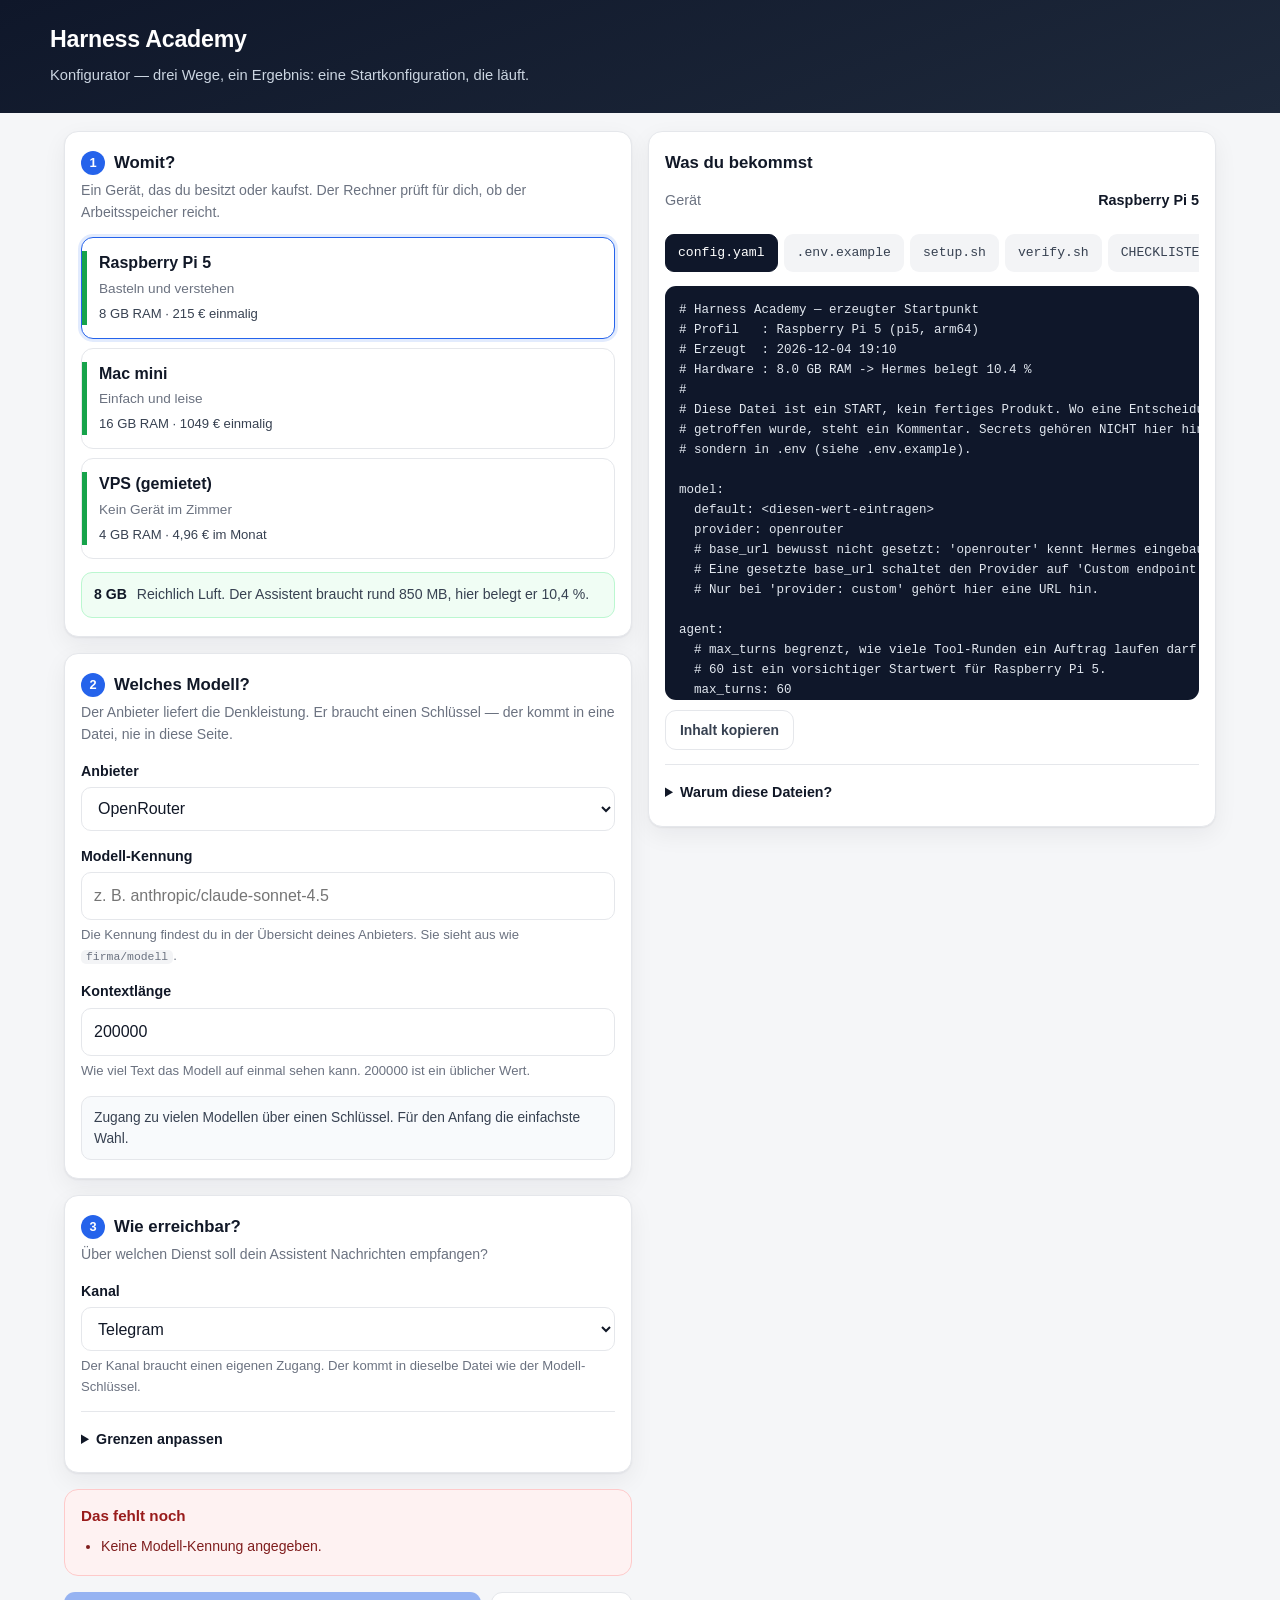
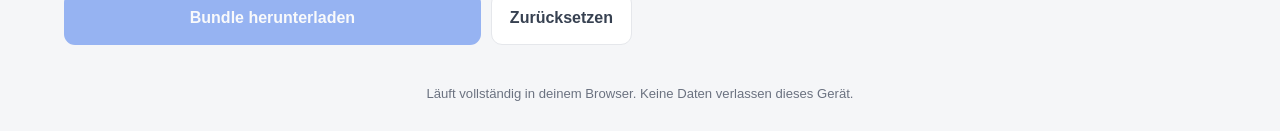
<file: index.html>
<!DOCTYPE html>
<html lang="de">
<head>
<meta charset="utf-8">
<meta name="viewport" content="width=device-width, initial-scale=1, viewport-fit=cover">
<title>Harness Academy — Konfigurator</title>
<meta name="description" content="Konfigurator für ein KI-Harness auf Raspberry Pi, Mac mini oder VPS. Erzeugt eine fertige Startkonfiguration.">
<meta name="theme-color" content="#0f172a">
<link rel="manifest" href="manifest.webmanifest">
<link rel="icon" href="icons/icon-192.png" sizes="192x192">
<link rel="apple-touch-icon" href="icons/icon-192.png">
<link rel="stylesheet" href="css/app.css">
</head>
<body>

<header class="kopf">
  <div class="kopf-inhalt">
    <h1>Harness Academy</h1>
    <p class="unterzeile">Konfigurator — drei Wege, ein Ergebnis: eine Startkonfiguration, die läuft.</p>
  </div>
</header>

<main class="raster">

  <!-- ---------------------------------------------------------- Eingaben -->
  <div class="spalte-eingabe">

    <section class="karte" aria-labelledby="s1">
      <h2 id="s1"><span class="nr">1</span> Womit?</h2>
      <p class="hilfe">Ein Gerät, das du besitzt oder kaufst. Der Rechner prüft für dich, ob der Arbeitsspeicher reicht.</p>
      <div id="geraeteliste" class="geraeteliste" role="radiogroup" aria-label="Gerät wählen"></div>
      <div id="ramurteil" class="urteil" hidden></div>
    </section>

    <section class="karte" aria-labelledby="s2">
      <h2 id="s2"><span class="nr">2</span> Welches Modell?</h2>
      <p class="hilfe">Der Anbieter liefert die Denkleistung. Er braucht einen Schlüssel — der kommt in eine Datei, nie in diese Seite.</p>

      <label class="feld">
        <span class="feld-name">Anbieter</span>
        <select id="anbieter"></select>
      </label>

      <label class="feld">
        <span class="feld-name">Modell-Kennung</span>
        <input id="modell" type="text" autocomplete="off" spellcheck="false"
               placeholder="z. B. anthropic/claude-sonnet-4.5">
        <span class="feld-hilfe">Die Kennung findest du in der Übersicht deines Anbieters. Sie sieht aus wie <code>firma/modell</code>.</span>
      </label>

      <label class="feld">
        <span class="feld-name">Kontextlänge</span>
        <input id="kontext" type="number" min="8000" step="1000" value="200000" inputmode="numeric">
        <span class="feld-hilfe">Wie viel Text das Modell auf einmal sehen kann. 200000 ist ein üblicher Wert.</span>
      </label>

      <div id="anbieterhinweis" class="hinweis" hidden></div>
    </section>

    <section class="karte" aria-labelledby="s3">
      <h2 id="s3"><span class="nr">3</span> Wie erreichbar?</h2>
      <p class="hilfe">Über welchen Dienst soll dein Assistent Nachrichten empfangen?</p>

      <label class="feld">
        <span class="feld-name">Kanal</span>
        <select id="kanal"></select>
        <span class="feld-hilfe">Der Kanal braucht einen eigenen Zugang. Der kommt in dieselbe Datei wie der Modell-Schlüssel.</span>
      </label>

      <details class="erweitert">
        <summary>Grenzen anpassen</summary>
        <label class="feld">
          <span class="feld-name">Arbeitsschritte pro Auftrag</span>
          <input id="maxturns" type="number" min="1" max="500" step="5" value="60" inputmode="numeric">
          <span class="feld-hilfe">Wie viele Werkzeug-Runden ein Auftrag laufen darf, bevor er abbricht.</span>
        </label>
        <label class="feld">
          <span class="feld-name">Zeitlimit pro Auftrag (Sekunden)</span>
          <input id="timeout" type="number" min="30" max="7200" step="30" value="600" inputmode="numeric">
        </label>
      </details>
    </section>

    <div id="fehler" class="fehlerblock" hidden>
      <h3>Das fehlt noch</h3>
      <ul id="fehlerliste"></ul>
    </div>

    <div class="knopfreihe">
      <button id="herunterladen" type="button" class="knopf haupt">Bundle herunterladen</button>
      <button id="zuruecksetzen" type="button" class="knopf still">Zurücksetzen</button>
    </div>
  </div>

  <!-- --------------------------------------------------------- Vorschau -->
  <div class="spalte-vorschau">
    <section class="karte vorschaukarte" aria-labelledby="sv">
      <h2 id="sv">Was du bekommst</h2>
      <div id="zusammenfassung" class="zusammenfassung"></div>

      <div id="dateireiter" class="dateireiter" role="tablist"></div>
      <div class="dateifenster">
        <pre id="dateiinhalt" tabindex="0"></pre>
      </div>
      <div class="knopfreihe eng">
        <button id="kopieren" type="button" class="knopf klein">Inhalt kopieren</button>
        <span id="kopierhinweis" class="kopierhinweis" role="status" aria-live="polite"></span>
      </div>

      <div id="offen" class="offen" hidden></div>

      <details class="erklaerung">
        <summary>Warum diese Dateien?</summary>
        <ul>
          <li><code>config.yaml</code> — die Einstellungen. Ohne sie startet nichts.</li>
          <li><code>.env.example</code> — Vorlage für die Schlüssel. Du füllst sie aus, Hermes liest sie.</li>
          <li><code>setup.sh</code> — installiert und legt alles an die richtige Stelle. Mehrfach ausführbar.</li>
          <li><code>verify.sh</code> — prüft danach, ob alles sitzt. Ändert nichts.</li>
          <li><code>CHECKLISTE.md</code> — die Reihenfolge zum Abhaken, mit Fehlersuche.</li>
        </ul>
      </details>
    </section>
  </div>
</main>

<footer class="fuss">
  <p>Läuft vollständig in deinem Browser. Keine Daten verlassen dieses Gerät.</p>
</footer>

<script src="js/daten.js"></script>
<script src="js/render-core.js"></script>
<script src="js/zip.js"></script>
<script src="js/app.js"></script>
</body>
</html>
</file>
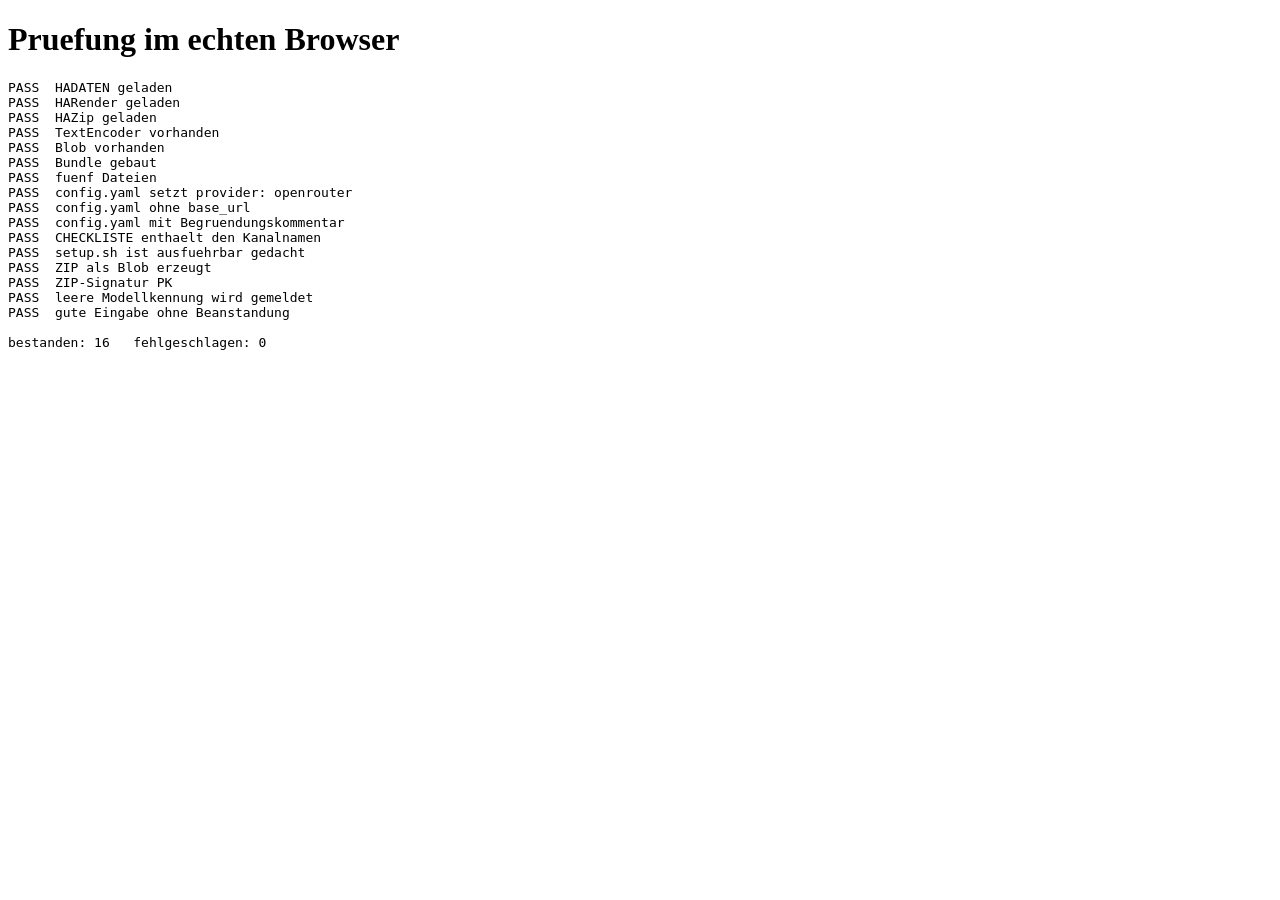
<file: tests/browser_check.html>
<!DOCTYPE html>
<html lang="de">
<head><meta charset="utf-8"><title>Browser-Pruefung</title></head>
<body>
<h1>Pruefung im echten Browser</h1>
<pre id="ausgabe">laeuft...</pre>
<script src="../web/js/daten.js"></script>
<script src="../web/js/render-core.js"></script>
<script src="../web/js/zip.js"></script>
<script>
/* Prueft die Module in einer echten Browser-Umgebung: TextEncoder, Blob,
 * URL.createObjectURL. Node hat diese Teile nicht in derselben Form, deshalb
 * ist der Node-Test allein kein Beweis fuer die laufende App. */
var zeilen = [], bestanden = 0, fehlgeschlagen = 0;
function p(name, bedingung, detail) {
  if (bedingung) { zeilen.push("PASS  " + name); bestanden++; }
  else { zeilen.push("FAIL  " + name + (detail ? " -- " + detail : "")); fehlgeschlagen++; }
}

var D = window.HADATEN, R = window.HARender, Z = window.HAZip;
var TS = "2026-09-22 23:40";

p("HADATEN geladen", !!D);
p("HARender geladen", !!R);
p("HAZip geladen", !!Z);
p("TextEncoder vorhanden", typeof TextEncoder !== "undefined");
p("Blob vorhanden", typeof Blob !== "undefined");

var wahl = {
  profil: "pi5",
  provider: { key: "openrouter", label: "OpenRouter" },
  modell: { id: "anthropic/claude-sonnet-4.5", context_length: 200000 },
  agent: { max_turns: 60, gateway_timeout: 600 },
  kanal: "telegram"
};

var bundle = null;
try { bundle = R.baueBundle(D, wahl, TS); p("Bundle gebaut", true); }
catch (e) { p("Bundle gebaut", false, e.message); }

if (bundle) {
  p("fuenf Dateien", Object.keys(bundle.dateien).length === 5,
    Object.keys(bundle.dateien).join(","));
  p("config.yaml setzt provider: openrouter",
    /^\s{2}provider:\s*openrouter\s*$/m.test(bundle.dateien["config.yaml"]));
  p("config.yaml ohne base_url", !/^\s{2}base_url:/m.test(bundle.dateien["config.yaml"]));
  p("config.yaml mit Begruendungskommentar",
    /base_url bewusst nicht gesetzt/.test(bundle.dateien["config.yaml"]));
  p("CHECKLISTE enthaelt den Kanalnamen", /Telegram/.test(bundle.dateien["CHECKLISTE.md"]));
  p("setup.sh ist ausfuehrbar gedacht", /^#!\/usr\/bin\/env bash/.test(bundle.dateien["setup.sh"]));
}

/* ZIP wirklich erzeugen und als Blob lesen — der Weg, den die App geht. */
try {
  var dateien = Object.keys(bundle.dateien).map(function (n) {
    return { name: n, inhalt: bundle.dateien[n], ausfuehrbar: /\.sh$/.test(n) };
  });
  var bytes = Z.baue(dateien);
  var blob = new Blob([bytes], { type: "application/zip" });
  p("ZIP als Blob erzeugt", blob.size === bytes.length && blob.size > 3000,
    "Groesse " + blob.size);
  p("ZIP-Signatur PK", bytes[0] === 0x50 && bytes[1] === 0x4B);
} catch (e) { p("ZIP als Blob erzeugt", false, e.message); }

/* Eingabe-Pruefung */
try {
  var leer = JSON.parse(JSON.stringify(wahl));
  leer.modell.id = "";
  p("leere Modellkennung wird gemeldet", R.pruefeEingabe(D, leer).probleme.length > 0);
  p("gute Eingabe ohne Beanstandung", R.pruefeEingabe(D, wahl).probleme.length === 0);
} catch (e) { p("Eingabe-Pruefung", false, e.message); }

document.getElementById("ausgabe").textContent =
  zeilen.join("\n") + "\n\nbestanden: " + bestanden + "   fehlgeschlagen: " + fehlgeschlagen;
</script>
</body>
</html>
</file>
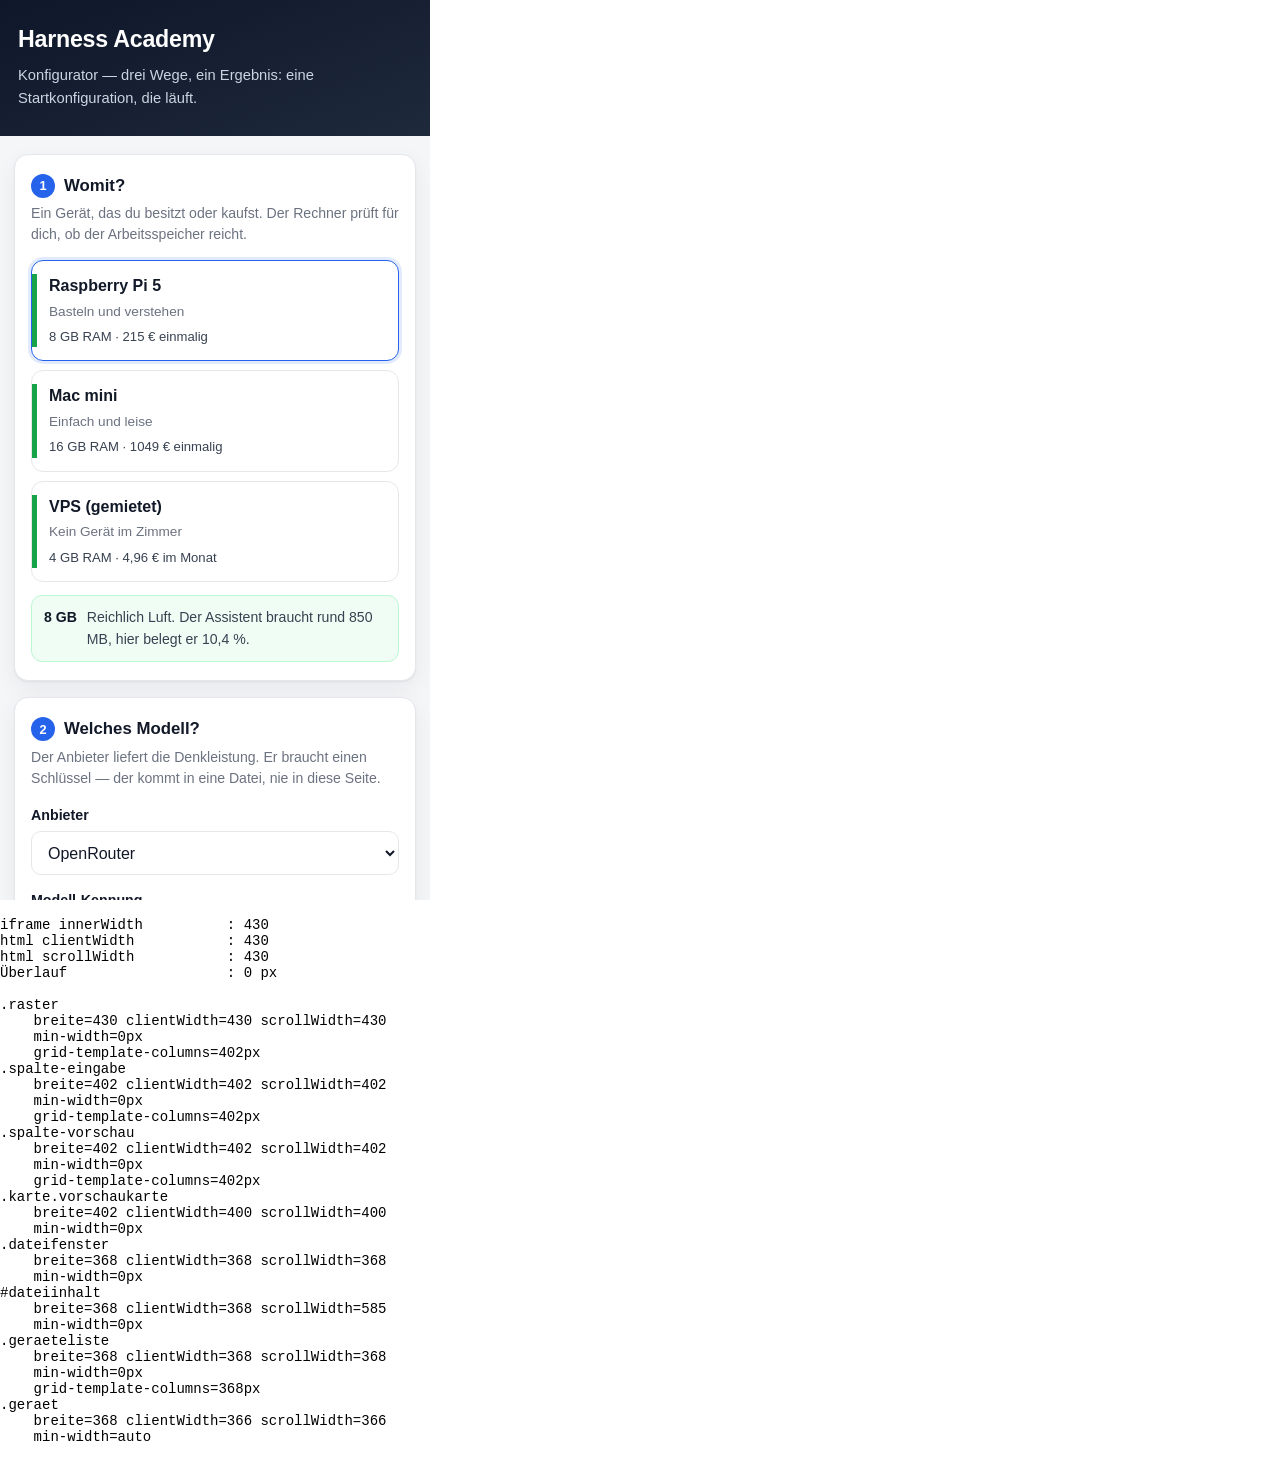
<file: tests/overflow_check.html>
<!DOCTYPE html>
<html lang="de"><head><meta charset="utf-8"><title>Breitenmessung</title>
<style>body{margin:0;font:14px system-ui} iframe{border:0;width:430px;height:900px}</style>
</head><body>
<iframe id="r" src="../web/index.html"></iframe>
<pre id="ausgabe">laeuft...</pre>
<script>
document.getElementById("r").addEventListener("load", function () {
  var doc = this.contentDocument, win = this.contentWindow;
  var d = doc.documentElement, b = doc.body;
  var z = [];

  z.push("iframe innerWidth          : " + win.innerWidth);
  z.push("html clientWidth           : " + d.clientWidth);
  z.push("html scrollWidth           : " + d.scrollWidth);
  z.push("Überlauf                   : " + (d.scrollWidth - d.clientWidth) + " px");

  function info(sel) {
    var el = doc.querySelector(sel);
    if (!el) return sel + ": nicht gefunden";
    var cs = win.getComputedStyle(el);
    var r = el.getBoundingClientRect();
    return sel + "\n    breite=" + Math.round(r.width) +
      " clientWidth=" + el.clientWidth + " scrollWidth=" + el.scrollWidth +
      "\n    min-width=" + cs.minWidth +
      (cs.gridTemplateColumns && cs.gridTemplateColumns !== "none"
        ? "\n    grid-template-columns=" + cs.gridTemplateColumns : "");
  }

  z.push("");
  [".raster", ".spalte-eingabe", ".spalte-vorschau", ".karte.vorschaukarte",
   ".dateifenster", "#dateiinhalt", ".geraeteliste", ".geraet"].forEach(function (s) {
    z.push(info(s));
  });

  document.getElementById("ausgabe").textContent = z.join("\n");
});
</script></body></html>
</file>
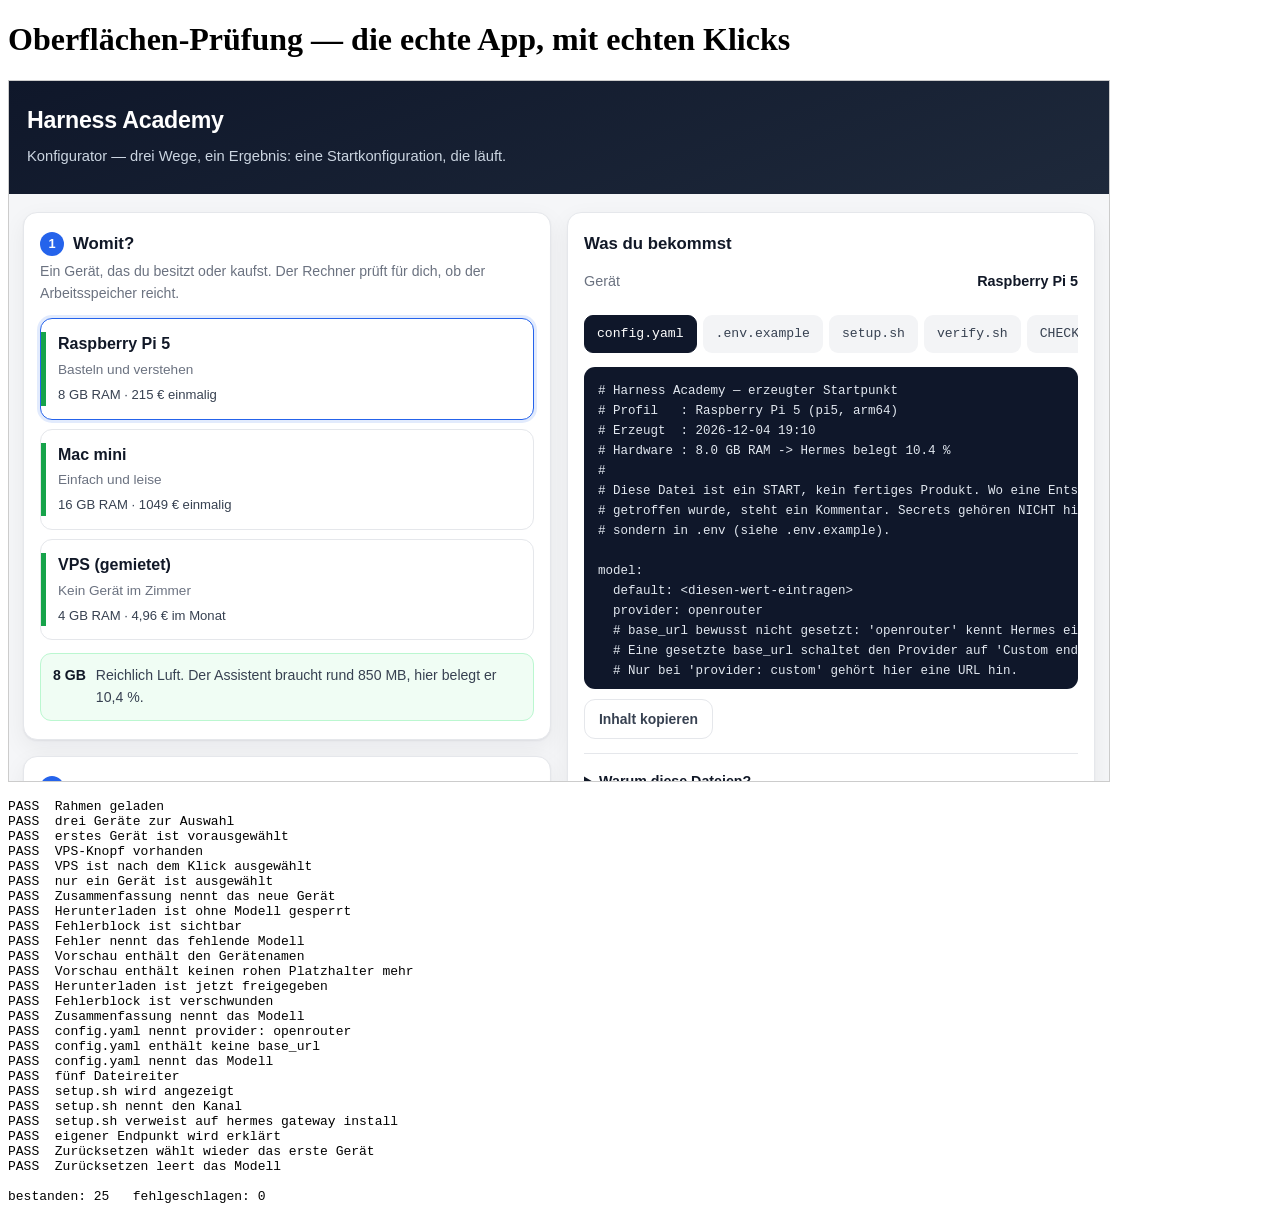
<file: tests/ui_check.html>
<!DOCTYPE html>
<html lang="de">
<head><meta charset="utf-8"><title>Oberflächen-Prüfung</title></head>
<body>
<h1>Oberflächen-Prüfung — die echte App, mit echten Klicks</h1>
<iframe id="rahmen" src="../web/index.html" style="width:1100px;height:700px;border:1px solid #ccc"></iframe>
<pre id="ausgabe">laeuft ...</pre>
<script>
/* Fährt die ausgelieferte index.html in einem Rahmen und bedient sie wie ein
 * Mensch: Gerät anklicken, Modell eintippen, Datei umschalten. Erst damit ist
 * belegt, dass die Oberfläche selbst funktioniert — nicht nur der Kern.
 *
 * Läuft unter headless_shell mit --allow-file-access-from-files, sonst
 * verweigert der Browser den Zugriff auf den Rahmen. */
var zeilen = [], bestanden = 0, fehlgeschlagen = 0;
function p(name, bedingung, detail) {
  if (bedingung) { zeilen.push("PASS  " + name); bestanden++; }
  else { zeilen.push("FAIL  " + name + (detail ? "  -- " + detail : "")); fehlgeschlagen++; }
}
function fertig() {
  document.getElementById("ausgabe").textContent =
    zeilen.join("\n") + "\n\nbestanden: " + bestanden + "   fehlgeschlagen: " + fehlgeschlagen;
}

var rahmen = document.getElementById("rahmen");

rahmen.addEventListener("load", function () {
  try {
    lauf();
  } catch (e) {
    zeilen.push("FAIL  Ausnahme im Ablauf: " + e.message);
    fehlgeschlagen++;
  }
  fertig();
});

function lauf() {
  var doc = rahmen.contentDocument;
  var win = rahmen.contentWindow;
  p("Rahmen geladen", !!doc && !!doc.getElementById("geraeteliste"));

  var geraete = doc.querySelectorAll(".geraet");
  p("drei Geräte zur Auswahl", geraete.length === 3, "gefunden: " + geraete.length);

  p("erstes Gerät ist vorausgewählt",
    geraete.length > 0 && geraete[0].getAttribute("aria-checked") === "true");

  /* --- Gerät wechseln: VPS anklicken --- */
  var vps = null;
  geraete.forEach(function (g) { if (g.dataset.profil === "vps") vps = g; });
  p("VPS-Knopf vorhanden", !!vps);
  if (vps) vps.click();

  var nachKlick = doc.querySelectorAll(".geraet");
  p("VPS ist nach dem Klick ausgewählt",
    nachKlick[2].getAttribute("aria-checked") === "true");
  p("nur ein Gerät ist ausgewählt",
    Array.prototype.filter.call(nachKlick, function (g) {
      return g.getAttribute("aria-checked") === "true";
    }).length === 1);

  p("Zusammenfassung nennt das neue Gerät",
    /VPS/.test(doc.getElementById("zusammenfassung").textContent));

  /* --- Unvollständige Eingabe: der Knopf muss sperren --- */
  p("Herunterladen ist ohne Modell gesperrt",
    doc.getElementById("herunterladen").disabled === true);
  p("Fehlerblock ist sichtbar",
    doc.getElementById("fehler").hidden === false);
  p("Fehler nennt das fehlende Modell",
    /Modell-Kennung/.test(doc.getElementById("fehlerliste").textContent));

  /* --- Vorschau zeigt bekannte Werte, nicht den Platzhalter --- */
  var vorschau = doc.getElementById("dateiinhalt").textContent;
  p("Vorschau enthält den Gerätenamen",
    vorschau.indexOf("VPS (gemietet)") !== -1);
  p("Vorschau enthält keinen rohen Platzhalter mehr",
    vorschau.indexOf("{{") === -1, vorschau.slice(0, 80));

  /* --- Modell eintippen --- */
  var modell = doc.getElementById("modell");
  modell.value = "anthropic/claude-sonnet-4.5";
  modell.dispatchEvent(new win.Event("input", { bubbles: true }));

  p("Herunterladen ist jetzt freigegeben",
    doc.getElementById("herunterladen").disabled === false);
  p("Fehlerblock ist verschwunden",
    doc.getElementById("fehler").hidden === true);

  var zusammen = doc.getElementById("zusammenfassung").textContent;
  p("Zusammenfassung nennt das Modell",
    zusammen.indexOf("anthropic/claude-sonnet-4.5") !== -1, zusammen.slice(0, 200));

  /* --- config.yaml in der Vorschau prüfen --- */
  var cfg = doc.getElementById("dateiinhalt").textContent;
  p("config.yaml nennt provider: openrouter", /provider: openrouter/.test(cfg));
  p("config.yaml enthält keine base_url", !/^\s{2}base_url:/m.test(cfg));
  p("config.yaml nennt das Modell", /anthropic\/claude-sonnet-4.5/.test(cfg));

  /* --- Datei umschalten --- */
  var reiter = doc.querySelectorAll(".reiter");
  p("fünf Dateireiter", reiter.length === 5, "gefunden: " + reiter.length);

  var setupReiter = null;
  reiter.forEach(function (r) { if (r.dataset.datei === "setup.sh") setupReiter = r; });
  if (setupReiter) setupReiter.click();

  var setup = doc.getElementById("dateiinhalt").textContent;
  p("setup.sh wird angezeigt", setup.indexOf("#!/usr/bin/env bash") === 0);
  p("setup.sh nennt den Kanal", /Telegram/.test(setup));
  p("setup.sh verweist auf hermes gateway install",
    /hermes gateway install/.test(setup));

  /* --- Anbieter wechseln auf eigenen Endpunkt --- */
  var anbieter = doc.getElementById("anbieter");
  anbieter.value = "custom";
  anbieter.dispatchEvent(new win.Event("change", { bubbles: true }));
  p("eigener Endpunkt wird erklärt",
    /base_url|Adresse/i.test(doc.getElementById("anbieterhinweis").textContent));

  /* --- Zurücksetzen --- */
  doc.getElementById("zuruecksetzen").click();
  p("Zurücksetzen wählt wieder das erste Gerät",
    doc.querySelectorAll(".geraet")[0].getAttribute("aria-checked") === "true");
  p("Zurücksetzen leert das Modell",
    doc.getElementById("modell").value === "");
}
</script>
</body>
</html>
</file>
<file: css/app.css>
/* Harness Academy — Gestaltung.
 *
 * Mobil zuerst: eine Spalte, große Ziele für den Daumen. Ab 1000 px zwei
 * Spalten nebeneinander, damit man Eingabe und Ergebnis gleichzeitig sieht.
 */

:root {
  --grund:        #0f172a;
  --grund-hell:   #1e293b;
  --karte:        #ffffff;
  --text:         #111827;
  --text-leise:   #6b7280;
  --linie:        #e5e7eb;
  --akzent:       #2563eb;
  --akzent-dunkel:#1d4ed8;
  --gruen:        #16a34a;
  --gelb:         #d97706;
  --rot:          #dc2626;
  --radius:       14px;
  --schatten:     0 1px 2px rgba(15,23,42,.06), 0 8px 24px rgba(15,23,42,.06);
}

* { box-sizing: border-box; }

html { -webkit-text-size-adjust: 100%; }

body {
  margin: 0;
  background: #f5f6f8;
  color: var(--text);
  font: 16px/1.55 -apple-system, BlinkMacSystemFont, "Segoe UI", Roboto,
        "Helvetica Neue", Arial, sans-serif;
  padding-bottom: env(safe-area-inset-bottom);
}

/* ------------------------------------------------------------- Kopf */

.kopf {
  background: linear-gradient(160deg, var(--grund) 0%, var(--grund-hell) 100%);
  color: #fff;
  padding: 22px 18px 26px;
  padding-top: calc(22px + env(safe-area-inset-top));
}

.kopf-inhalt { max-width: 1180px; margin: 0 auto; }

.kopf h1 {
  margin: 0;
  font-size: 1.45rem;
  letter-spacing: -.01em;
}

.unterzeile {
  margin: 6px 0 0;
  color: #cbd5e1;
  font-size: .92rem;
}

/* ------------------------------------------------------------ Raster */

.raster {
  max-width: 1180px;
  margin: 0 auto;
  padding: 18px 14px 8px;
  display: grid;
  gap: 16px;
  /* minmax(0, 1fr) statt der impliziten Spalte: eine Rasterspalte ist sonst
   * mindestens so breit wie ihr breitester Inhalt. Die Dateivorschau ist ein
   * <pre> mit langen Zeilen und zog das ganze Raster 231 px über die Kante
   * (gemessen bei 415 px Fensterbreite). Mit minmax(0, ...) darf die Spalte
   * schmaler werden als ihr Inhalt, und das <pre> scrollt stattdessen
   * in sich selbst. */
  grid-template-columns: minmax(0, 1fr);
}

/* Auch die inneren Raster brauchen eine Spur, die schrumpfen darf.
 * Gemessen: die Vorschauspalte war 387 px breit, ihr automatischer
 * Grid-Track aber 632 px — ein automatischer Track richtet sich nach dem
 * breitesten Inhalt und ignorierte min-width:0 am Elternelement. */
.spalte-eingabe,
.spalte-vorschau {
  display: grid;
  gap: 16px;
  align-content: start;
  min-width: 0;
  grid-template-columns: minmax(0, 1fr);
}

.karte { min-width: 0; }
.dateifenster { min-width: 0; }

@media (min-width: 1000px) {
  .raster {
    grid-template-columns: minmax(0, 1fr) minmax(0, 1fr);
    align-items: start;
  }
  .spalte-vorschau { position: sticky; top: 16px; }
}

/* ------------------------------------------------------------ Karten */

.karte {
  background: var(--karte);
  border: 1px solid var(--linie);
  border-radius: var(--radius);
  box-shadow: var(--schatten);
  padding: 18px 16px;
}

.karte h2 {
  margin: 0 0 4px;
  font-size: 1.05rem;
  display: flex;
  align-items: center;
  gap: 9px;
}

.nr {
  display: inline-flex;
  align-items: center;
  justify-content: center;
  width: 24px; height: 24px;
  border-radius: 50%;
  background: var(--akzent);
  color: #fff;
  font-size: .8rem;
  font-weight: 700;
  flex: none;
}

.hilfe {
  margin: 0 0 14px;
  color: var(--text-leise);
  font-size: .88rem;
}

/* -------------------------------------------------------- Geräteliste */

.geraeteliste { display: grid; gap: 9px; }

.geraet {
  display: flex;
  gap: 12px;
  align-items: stretch;
  width: 100%;
  text-align: left;
  background: #fff;
  border: 1.5px solid var(--linie);
  border-radius: 12px;
  padding: 13px 13px 13px 0;
  font: inherit;
  color: inherit;
  cursor: pointer;
  overflow: hidden;
  transition: border-color .15s, box-shadow .15s, transform .06s;
  -webkit-tap-highlight-color: transparent;
}

.geraet:active { transform: scale(.995); }
.geraet[aria-checked="true"] {
  border-color: var(--akzent);
  box-shadow: 0 0 0 3px rgba(37,99,235,.13);
}

.geraet-balken { width: 5px; flex: none; background: var(--linie); }
.geraet-balken.gruen { background: var(--gruen); }
.geraet-balken.gelb  { background: var(--gelb); }
.geraet-balken.rot   { background: var(--rot); }

.geraet-text { display: grid; gap: 2px; min-width: 0; }
.geraet-name { font-weight: 650; }
.geraet-tagline { font-size: .85rem; color: var(--text-leise); }
.geraet-meta { font-size: .82rem; color: #374151; margin-top: 3px; }

/* ------------------------------------------------------------ Urteil */

.urteil {
  display: flex;
  gap: 10px;
  align-items: flex-start;
  margin-top: 13px;
  padding: 11px 12px;
  border-radius: 11px;
  font-size: .88rem;
  border: 1px solid var(--linie);
  background: #f9fafb;
}

.urteil.gruen { background: #f0fdf4; border-color: #bbf7d0; }
.urteil.gelb  { background: #fffbeb; border-color: #fde68a; }
.urteil.rot   { background: #fef2f2; border-color: #fecaca; }

.urteil-marke {
  flex: none;
  font-weight: 700;
  font-variant-numeric: tabular-nums;
}

.urteil-text { color: #374151; }

/* ------------------------------------------------------------ Felder */

.feld { display: block; margin-bottom: 14px; }

.feld-name {
  display: block;
  font-weight: 600;
  font-size: .89rem;
  margin-bottom: 5px;
}

.feld-hilfe {
  display: block;
  margin-top: 5px;
  font-size: .82rem;
  color: var(--text-leise);
}

input[type="text"],
input[type="number"],
select {
  width: 100%;
  font: inherit;
  color: inherit;
  padding: 11px 12px;
  border: 1.5px solid var(--linie);
  border-radius: 10px;
  background: #fff;
  min-height: 44px;           /* bequem für den Daumen */
}

input:focus, select:focus, button:focus-visible, pre:focus {
  outline: 2px solid var(--akzent);
  outline-offset: 2px;
  border-color: var(--akzent);
}

code {
  background: #f3f4f6;
  padding: 1px 5px;
  border-radius: 5px;
  font-size: .87em;
}

.hinweis {
  font-size: .86rem;
  color: #374151;
  background: #f8fafc;
  border: 1px solid var(--linie);
  border-radius: 10px;
  padding: 10px 12px;
}

.hinweis.warnung { background: #fffbeb; border-color: #fde68a; color: #78350f; }

details.erweitert, details.erklaerung {
  border-top: 1px solid var(--linie);
  padding-top: 12px;
  margin-top: 4px;
}

details summary {
  cursor: pointer;
  font-weight: 600;
  font-size: .89rem;
  padding: 4px 0;
}

details.erklaerung { margin-top: 14px; }
details.erklaerung ul { margin: 8px 0 0; padding-left: 20px; font-size: .86rem; color: #374151; }
details.erklaerung li { margin-bottom: 5px; }

/* ----------------------------------------------------------- Fehler */

.fehlerblock {
  background: #fef2f2;
  border: 1px solid #fecaca;
  border-radius: var(--radius);
  padding: 14px 16px;
}

.fehlerblock h3 { margin: 0 0 8px; font-size: .95rem; color: #991b1b; }
.fehlerblock ul { margin: 0; padding-left: 20px; font-size: .88rem; color: #7f1d1d; }
.fehlerblock li { margin-bottom: 4px; }

/* ----------------------------------------------------------- Knöpfe */

.knopfreihe { display: flex; gap: 10px; flex-wrap: wrap; }
.knopfreihe.eng { margin-top: 10px; align-items: center; }

.knopf {
  font: inherit;
  font-weight: 600;
  border-radius: 11px;
  border: 1.5px solid transparent;
  padding: 13px 18px;
  min-height: 48px;
  cursor: pointer;
  transition: background .15s, opacity .15s, transform .06s;
  -webkit-tap-highlight-color: transparent;
}

.knopf:active { transform: scale(.99); }

.knopf.haupt { background: var(--akzent); color: #fff; flex: 1 1 200px; }
.knopf.haupt:hover:not(:disabled) { background: var(--akzent-dunkel); }
.knopf.haupt:disabled { opacity: .45; cursor: not-allowed; }

.knopf.still {
  background: #fff;
  border-color: var(--linie);
  color: #374151;
}

.knopf.klein { padding: 8px 14px; min-height: 40px; font-size: .87rem; background: #fff; border-color: var(--linie); color: #374151; }

.kopierhinweis { font-size: .84rem; color: var(--gruen); }

/* ------------------------------------------------ Zusammenfassung */

.zusammenfassung { display: grid; gap: 0; margin-bottom: 14px; }

.zeile {
  display: flex;
  justify-content: space-between;
  gap: 12px;
  padding: 9px 0;
  border-bottom: 1px solid var(--linie);
  font-size: .9rem;
}

.zeile:last-child { border-bottom: 0; }
.zeile-name { color: var(--text-leise); flex: none; }
.zeile-wert { text-align: right; font-weight: 600; word-break: break-word; }

/* -------------------------------------------------------- Dateireiter */

.dateireiter {
  display: flex;
  gap: 6px;
  overflow-x: auto;
  padding-bottom: 4px;
  scrollbar-width: thin;
}

.reiter {
  font: inherit;
  font-size: .82rem;
  font-family: ui-monospace, SFMono-Regular, Menlo, Consolas, monospace;
  white-space: nowrap;
  background: #f3f4f6;
  border: 1.5px solid transparent;
  border-radius: 9px;
  padding: 8px 12px;
  min-height: 38px;
  cursor: pointer;
  color: #374151;
}

.reiter[aria-selected="true"] {
  background: var(--grund);
  color: #fff;
  border-color: var(--grund);
}

.dateifenster {
  margin-top: 10px;
  background: var(--grund);
  border-radius: 11px;
  overflow: hidden;
}

#dateiinhalt {
  margin: 0;
  padding: 14px;
  color: #e2e8f0;
  font: 12.5px/1.6 ui-monospace, SFMono-Regular, Menlo, Consolas, monospace;
  white-space: pre;
  overflow: auto;
  max-height: 46vh;
  -webkit-overflow-scrolling: touch;
}

.offen {
  margin-top: 12px;
  background: #fffbeb;
  border: 1px solid #fde68a;
  border-radius: 10px;
  padding: 10px 12px;
  font-size: .85rem;
  color: #78350f;
}

/* ------------------------------------------------------------- Fuß */

.fuss {
  max-width: 1180px;
  margin: 4px auto 0;
  padding: 14px;
  color: var(--text-leise);
  font-size: .82rem;
  text-align: center;
}

@media (prefers-reduced-motion: reduce) {
  * { transition: none !important; }
}
</file>
